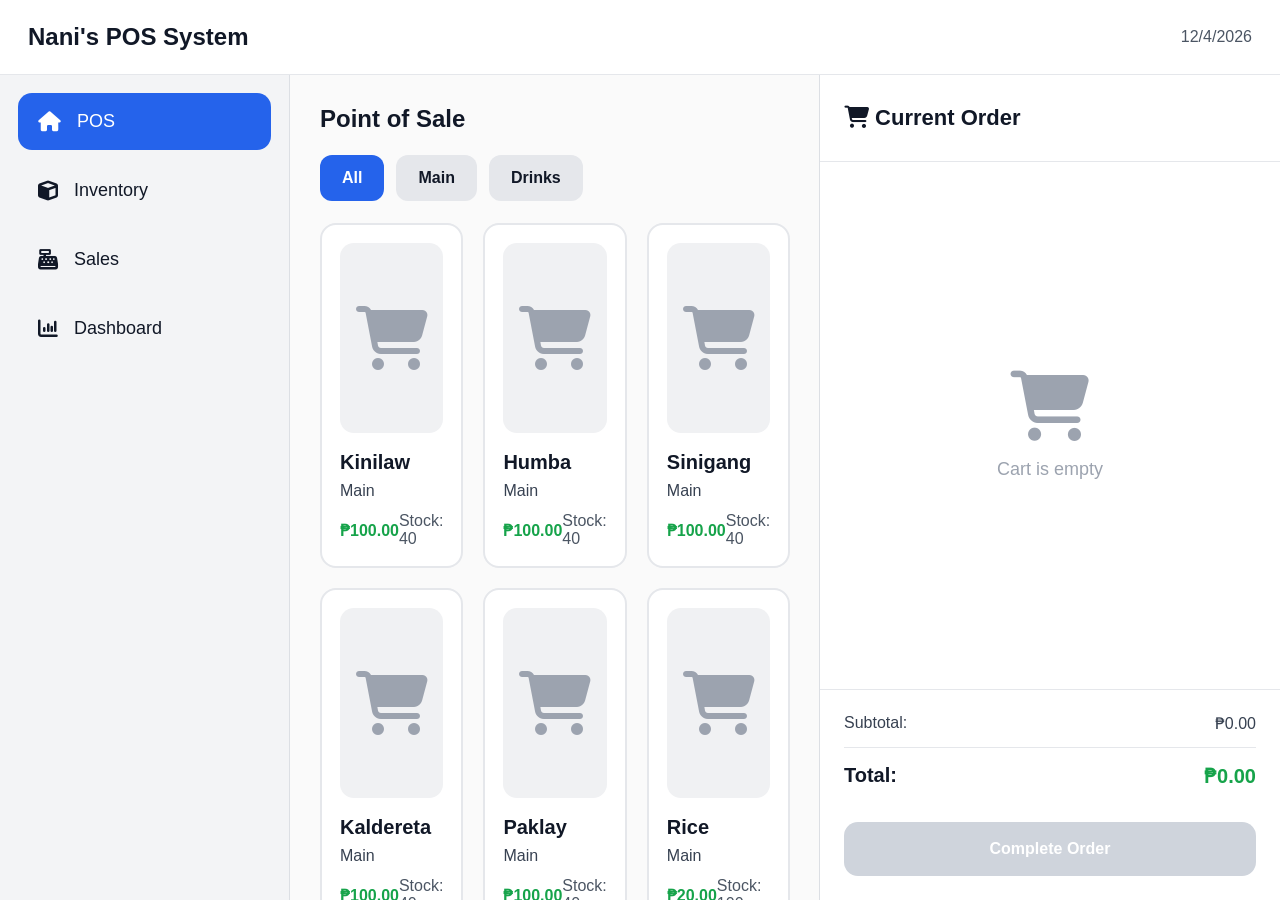
<file: index.html>
<!DOCTYPE html>
<html lang="en">
<head>
  <meta charset="UTF-8" />
  <meta name="viewport" content="width=device-width, initial-scale=1.0" />
  <title>Eatery POS System</title>
  <link rel="stylesheet" href="style.css" />
  <link
    rel="stylesheet"
    href="https://cdnjs.cloudflare.com/ajax/libs/font-awesome/6.5.2/css/all.min.css"
  />
</head>
<body>
  <div class="app">

    <header class="topbar">
      <h1>Nani's POS System</h1>
      <span id="dateDisplay"></span>
    </header>

    <aside class="sidebar">
      <a href="index.html" class="menu-item active">
        <i class="fa-solid fa-house"></i>
        <span>POS</span>
      </a>

      <a href="inventory.html" class="menu-item">
        <i class="fa-solid fa-cube"></i>
        <span>Inventory</span>
      </a>

      <a href="sales.html" class="menu-item">
        <i class="fa-solid fa-cash-register"></i>
        <span>Sales</span>
      </a>

      <a href="dashboard.html" class="menu-item">
        <i class="fa-solid fa-chart-column"></i>
        <span>Dashboard</span>
      </a>
    </aside>

    <main class="main-content">
      <div class="pos-header">
        <h2>Point of Sale</h2>
      </div>

      <div class="categories">
        <button class="category-btn active" data-category="All">All</button>
        <button class="category-btn" data-category="Main">Main</button>
        <button class="category-btn" data-category="Drinks">Drinks</button>
      </div>

      <div class="products" id="productList"></div>
    </main>

    <aside class="order-panel">
      <div class="order-header">
        <h2><i class="fa-solid fa-cart-shopping"></i> Current Order</h2>
      </div>

      <div class="cart-items" id="cartItems">
        <div class="empty-cart" id="emptyCart">
          <i class="fa-solid fa-cart-shopping"></i>
          <p>Cart is empty</p>
        </div>
      </div>

      <div class="order-summary">
        <div class="summary-row">
          <span>Subtotal:</span>
          <span id="subtotal">0.00</span>
        </div>

        <div class="summary-row total-row">
          <span>Total:</span>
          <span id="total">0.00</span>
        </div>

        <button id="completeOrderBtn" disabled>
          Complete Order
        </button>
      </div>
    </aside>

  </div>

  <script src="script.js"></script>
</body>
</html>
</file>
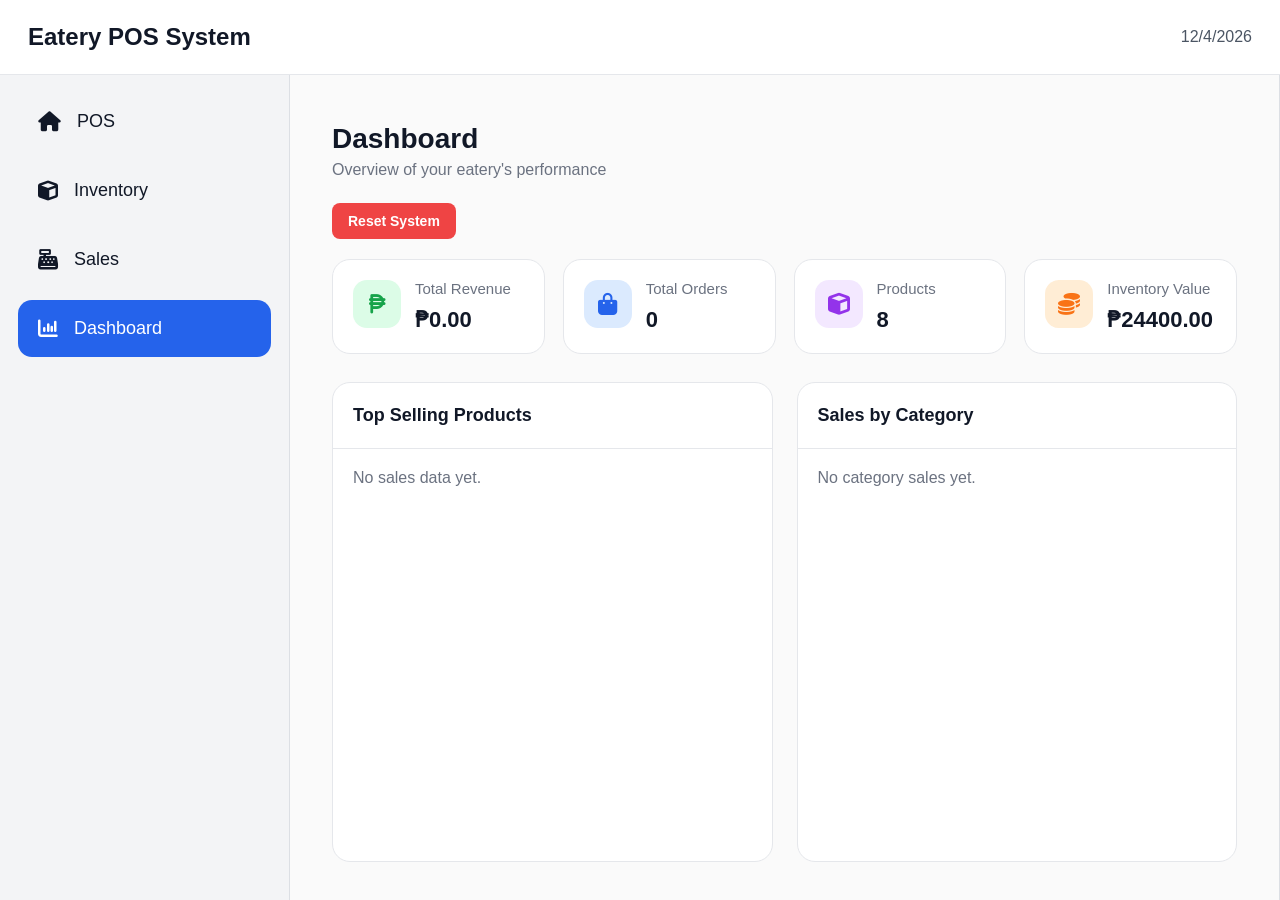
<file: dashboard.html>
<!DOCTYPE html>
<html lang="en">
<head>
  <meta charset="UTF-8" />
  <meta name="viewport" content="width=device-width, initial-scale=1.0" />
  <title>Dashboard - Eatery POS System</title>
  <link rel="stylesheet" href="style.css" />
  <link
    rel="stylesheet"
    href="https://cdnjs.cloudflare.com/ajax/libs/font-awesome/6.5.2/css/all.min.css"
  />
</head>
<body>
  <div class="app sales-layout">

    <header class="topbar">
      <h1>Eatery POS System</h1>
      <span id="dateDisplay"></span>
    </header>
    
    <aside class="sidebar">
      <a href="index.html" class="menu-item">
        <i class="fa-solid fa-house"></i>
        <span>POS</span>
      </a>

      <a href="inventory.html" class="menu-item">
        <i class="fa-solid fa-cube"></i>
        <span>Inventory</span>
      </a>

      <a href="sales.html" class="menu-item">
        <i class="fa-solid fa-cash-register"></i>
        <span>Sales</span>
      </a>

      <a href="dashboard.html" class="menu-item active">
        <i class="fa-solid fa-chart-column"></i>
        <span>Dashboard</span>
      </a>
    </aside>

    <main class="main-content">
      <div class="dashboard-container">
        <h2>Dashboard</h2>
        <p class="dashboard-subtitle">Overview of your eatery's performance</p>
        <button onclick="resetSystemData()" class="reset-btn">
        Reset System
        </button>

        <div class="sales-cards">
          <div class="sales-card">
            <div class="sales-card-icon green-bg">
              <i class="fa-solid fa-peso-sign"></i>
            </div>
            <div>
              <p>Total Revenue</p>
              <h3 id="dashboardRevenue">₱0.00</h3>
            </div>
          </div>

          <div class="sales-card">
            <div class="sales-card-icon blue-bg">
              <i class="fa-solid fa-bag-shopping"></i>
            </div>
            <div>
              <p>Total Orders</p>
              <h3 id="dashboardOrders">0</h3>
            </div>
          </div>

          <div class="sales-card">
            <div class="sales-card-icon purple-bg">
              <i class="fa-solid fa-cube"></i>
            </div>
            <div>
              <p>Products</p>
              <h3 id="dashboardProducts">0</h3>
            </div>
          </div>

          <div class="sales-card">
            <div class="sales-card-icon orange-bg">
              <i class="fa-solid fa-coins"></i>
            </div>
            <div>
              <p>Inventory Value</p>
              <h3 id="dashboardInventoryValue">₱0.00</h3>
            </div>
          </div>
        </div>

        <div class="dashboard-grid">
          <div class="sales-panel">
            <div class="panel-header">
              <h3>Top Selling Products</h3>
            </div>
            <div id="topSellingList" class="dashboard-list"></div>
          </div>

          <div class="sales-panel">
            <div class="panel-header">
              <h3>Sales by Category</h3>
            </div>
            <div id="salesByCategoryList" class="dashboard-list"></div>
          </div>
        </div>
      </div>
    </main>

  </div>

  <script src="script.js"></script>
</body>
</html>
</file>
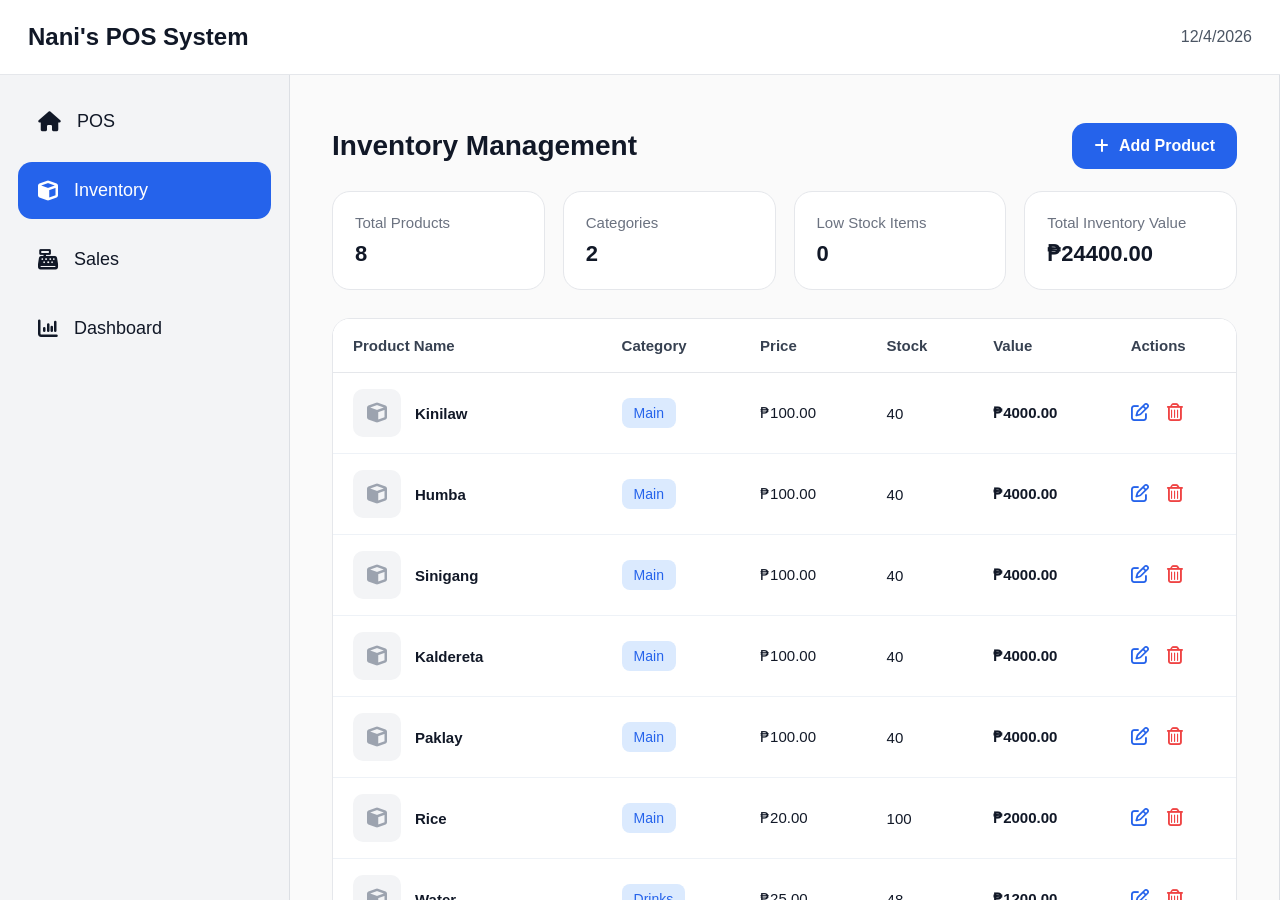
<file: inventory.html>
<!DOCTYPE html>
<html lang="en">
<head>
  <meta charset="UTF-8" />
  <meta name="viewport" content="width=device-width, initial-scale=1.0" />
  <title>Inventory - Eatery POS System</title>
  <link rel="stylesheet" href="style.css" />
  <link
    rel="stylesheet"
    href="https://cdnjs.cloudflare.com/ajax/libs/font-awesome/6.5.2/css/all.min.css"
  />
</head>

<body>
  <div class="app inventory-layout">

    <header class="topbar">
      <h1>Nani's POS System</h1>
      <span id="dateDisplay"></span>
    </header>

    <aside class="sidebar">
      <a href="index.html" class="menu-item">
        <i class="fa-solid fa-house"></i>
        <span>POS</span>
      </a>

      <a href="inventory.html" class="menu-item active">
        <i class="fa-solid fa-cube"></i>
        <span>Inventory</span>
      </a>

      <a href="sales.html" class="menu-item">
        <i class="fa-solid fa-cash-register"></i>
        <span>Sales</span>
      </a>

      <a href="dashboard.html" class="menu-item">
        <i class="fa-solid fa-chart-column"></i>
        <span>Dashboard</span>
      </a>
    </aside>

    <main class="main-content">
  <div class="inventory-container">

    <div class="inventory-header">
      <h2>Inventory Management</h2>
      <button class="add-product-btn" onclick="addProduct()">
         <i class="fa-solid fa-plus"></i> Add Product
      </button>
    </div>

    <div class="inventory-cards">
      <div class="card">
        <p>Total Products</p>
        <h3 id="totalProducts">0</h3>
      </div>

      <div class="card">
        <p>Categories</p>
        <h3 id="totalCategories">0</h3>
      </div>

      <div class="card">
        <p>Low Stock Items</p>
        <h3 id="lowStock" class="low-stock-number">0</h3>
      </div>

      <div class="card">
        <p>Total Inventory Value</p>
        <h3 id="totalValue" class="inventory-total-value">₱0.00</h3>
      </div>
    </div>

    <div class="table-wrapper">
      <table class="inventory-table">
        <thead>
          <tr>
            <th>Product Name</th>
            <th>Category</th>
            <th>Price</th>
            <th>Stock</th>
            <th>Value</th>
            <th>Actions</th>
          </tr>
        </thead>
        <tbody id="inventoryTable"></tbody>
      </table>
    </div>
    
  </div>
  
</main>

  </div>

  <script src="script.js"></script>
</body>
</html>
</file>
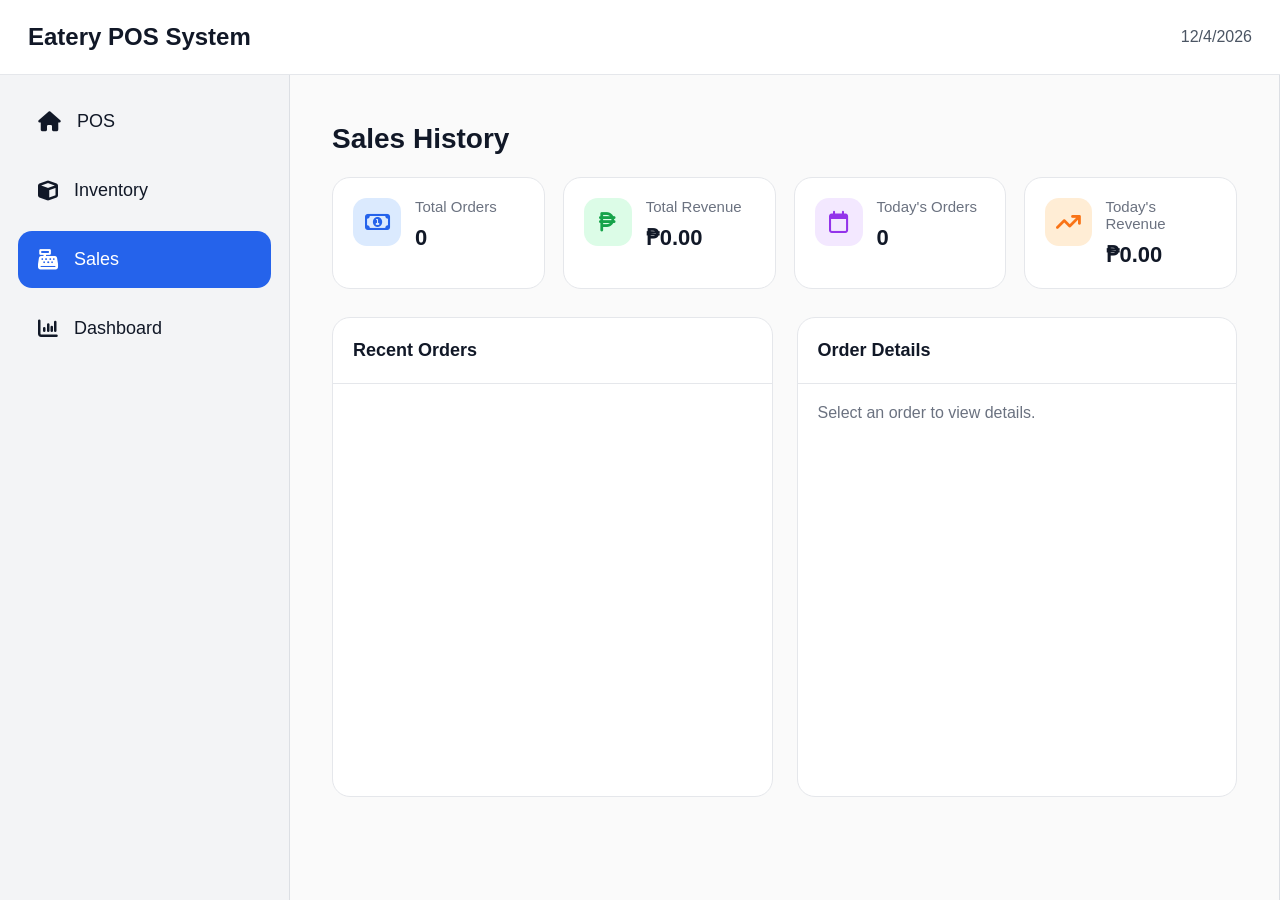
<file: sales.html>
<!DOCTYPE html>
<html lang="en">
<head>
  <meta charset="UTF-8" />
  <meta name="viewport" content="width=device-width, initial-scale=1.0" />
  <title>Sales - Eatery POS System</title>
  <link rel="stylesheet" href="style.css" />
  <link
    rel="stylesheet"
    href="https://cdnjs.cloudflare.com/ajax/libs/font-awesome/6.5.2/css/all.min.css"
  />
</head>
<body>
  <div class="app sales-layout">

    <header class="topbar">
      <h1>Eatery POS System</h1>
      <span id="dateDisplay"></span>
    </header>

    <aside class="sidebar">
      <a href="index.html" class="menu-item">
        <i class="fa-solid fa-house"></i>
        <span>POS</span>
      </a>

      <a href="inventory.html" class="menu-item">
        <i class="fa-solid fa-cube"></i>
        <span>Inventory</span>
      </a>

      <a href="sales.html" class="menu-item active">
        <i class="fa-solid fa-cash-register"></i>
        <span>Sales</span>
      </a>

      <a href="dashboard.html" class="menu-item">
        <i class="fa-solid fa-chart-column"></i>
        <span>Dashboard</span>
      </a>
    </aside>

    <main class="main-content">
      <div class="sales-container">
        <h2>Sales History</h2>

        <div class="sales-cards">
          <div class="sales-card">
            <div class="sales-card-icon blue-bg">
              <i class="fa-regular fa-money-bill-1"></i>
            </div>
            <div>
              <p>Total Orders</p>
              <h3 id="salesTotalOrders">0</h3>
            </div>
          </div>

          <div class="sales-card">
            <div class="sales-card-icon green-bg">
              <i class="fa-solid fa-peso-sign"></i>
            </div>
            <div>
              <p>Total Revenue</p>
              <h3 id="salesTotalRevenue">₱0.00</h3>
            </div>
          </div>

          <div class="sales-card">
            <div class="sales-card-icon purple-bg">
              <i class="fa-regular fa-calendar"></i>
            </div>
            <div>
              <p>Today's Orders</p>
              <h3 id="salesTodayOrders">0</h3>
            </div>
          </div>

          <div class="sales-card">
            <div class="sales-card-icon orange-bg">
              <i class="fa-solid fa-arrow-trend-up"></i>
            </div>
            <div>
              <p>Today's Revenue</p>
              <h3 id="salesTodayRevenue">₱0.00</h3>
            </div>
          </div>
        </div>

        <div class="sales-grid">
          <div class="sales-panel">
            <div class="panel-header">
              <h3>Recent Orders</h3>
            </div>
            <div id="recentOrdersList" class="recent-orders-list"></div>
          </div>

          <div class="sales-panel">
            <div class="panel-header">
              <h3>Order Details</h3>
            </div>
            <div id="orderDetailsBox" class="order-details-box">
              <p class="empty-sales-text">Select an order to view details.</p>
            </div>
          </div>
        </div>
      </div>
    </main>

  </div>

  <script src="script.js"></script>
</body>
</html>
</file>
<file: style.css>
* {
  margin: 0;
  padding: 0;
  box-sizing: border-box;
  font-family: Arial, sans-serif;
}
body {
  background:#8cabd8;
  color: #111827;
}
.app {
  display: grid;
  grid-template-columns: 290px 1fr 460px;
  grid-template-rows: 75px calc(100vh - 75px);
  grid-template-areas:
    "topbar topbar topbar"
    "sidebar main order";
  height: 100vh;
}
.topbar {
  grid-area: topbar;
  background: #ffffff;
  border-bottom: 1px solid #e5e7eb;
  display: flex;
  justify-content: space-between;
  align-items: center;
  padding: 0 28px;
}
.topbar h1 {
  font-size: 24px;
  font-weight: 700;
}
.topbar span {
  font-size: 16px;
  color: #4b5563;
}
.sidebar {
  grid-area: sidebar;
  background: #f3f4f6;
  border-right: 1px solid #dcdfe4;
  padding: 18px;
}
.menu-item {
  display: flex;
  align-items: center;
  gap: 16px;
  padding: 18px 20px;
  border-radius: 14px;
  margin-bottom: 12px;
  font-size: 18px;
  color: #374151;
  cursor: pointer;
  transition: 0.3s;
}
.menu-item i {
  font-size: 20px;
}
.menu-item.active {
  background: #2563eb;
  color: white;
}
.menu-item:hover {
  background: #e5e7eb;
}
.menu-item.active:hover {
  background: #2563eb;
}
.main-content {
  grid-area: main;
  background: #fafafa;
  padding: 30px;
  overflow-y: auto;
  border-right: 1px solid #dcdfe4;
}
.pos-header h2 {
  font-size: 24px;
  margin-bottom: 22px;
}
.categories {
  display: flex;
  gap: 12px;
  margin-bottom: 22px;
  flex-wrap: wrap;
}
.category-btn {
  border: none;
  padding: 14px 22px;
  border-radius: 12px;
  background: #e5e7eb;
  color: #111827;
  font-size: 16px;
  font-weight: 600;
  cursor: pointer;
  transition: 0.3s;
}
.category-btn.active {
  background: #2563eb;
  color: white;
}
.products {
  display: grid;
  grid-template-columns: repeat(3, 1fr);
  gap: 20px;
}
.product-card {
  background: #ffffff;
  border: 2px solid #e5e7eb;
  border-radius: 16px;
  padding: 18px;
  cursor: pointer;
  transition: 0.3s;
}
.product-card:hover {
  transform: translateY(-3px);
  border-color: #cfd4dc;
  box-shadow: 0 8px 20px rgba(0, 0, 0, 0.05);
}
.product-image {
  width: 100%;
  height: 190px;
  background: #f0f1f3;
  border-radius: 14px;
  display: flex;
  justify-content: center;
  align-items: center;
  margin-bottom: 18px;
}
.product-image i {
  font-size: 64px;
  color: #9ca3af;
}
.product-name {
  font-size: 20px;
  font-weight: 700;
  margin-bottom: 8px;
}
.product-category {
  color: #374151;
  font-size: 16px;
  margin-bottom: 12px;
}
.product-footer {
  display: flex;
  justify-content: space-between;
  align-items: center;
}
.product-price {
  font-size: 16px;
  font-weight: 700;
  color: #16a34a;
}
.product-stock {
  font-size: 16px;
  color: #4b5563;
}
.order-panel {
  grid-area: order;
  background: #ffffff;
  display: flex;
  flex-direction: column;
}
.order-header {
  padding: 30px 24px;
  border-bottom: 1px solid #e5e7eb;
}
.order-header h2 {
  font-size: 22px;
}
.cart-items {
  flex: 1;
  overflow-y: auto;
  padding: 24px;
  border-bottom: 1px solid #e5e7eb;
}
.empty-cart {
  height: 100%;
  display: flex;
  flex-direction: column;
  justify-content: center;
  align-items: center;
  color: #9ca3af;
  text-align: center;
}
.empty-cart i {
  font-size: 70px;
  margin-bottom: 18px;
}
.empty-cart p {
  font-size: 18px;
}
.cart-item {
  background: #f9fafb;
  border: 1px solid #e5e7eb;
  border-radius: 12px;
  padding: 14px;
  margin-bottom: 12px;
}
.cart-top {
  display: flex;
  justify-content: space-between;
  align-items: center;
  margin-bottom: 10px;
}
.cart-name {
  font-weight: 700;
  font-size: 17px;
}
.remove-btn {
  background: transparent;
  border: none;
  color: #dc2626;
  cursor: pointer;
  font-size: 16px;
}
.cart-bottom {
  display: flex;
  justify-content: space-between;
  align-items: center;
}
.qty-controls {
  display: flex;
  align-items: center;
  gap: 10px;
}
.qty-btn {
  border: none;
  background: #2563eb;
  color: white;
  width: 28px;
  height: 28px;
  border-radius: 8px;
  cursor: pointer;
  font-weight: 700;
}
.item-total {
  font-weight: 700;
  color: #16a34a;
}
.order-summary {
  padding: 24px;
}
.summary-row {
  display: flex;
  justify-content: space-between;
  margin-bottom: 14px;
  font-size: 16px;
  color: #374151;
}
.total-row {
  padding-top: 16px;
  border-top: 1px solid #e5e7eb;
  font-size: 20px;
  font-weight: 700;
  color: #111827;
}
.total-row span:last-child {
  color: #16a34a;
}
#completeOrderBtn {
  width: 100%;
  margin-top: 20px;
  padding: 18px;
  border: none;
  border-radius: 14px;
  background: #cfd4dc;
  color: white;
  font-size: 16px;
  font-weight: 700;
  cursor: not-allowed;
  transition: 0.3s;
}
#completeOrderBtn.enabled {
  background: #2563eb;
  cursor: pointer;
}
#completeOrderBtn.enabled:hover {
  background: #1d4ed8;
}
::-webkit-scrollbar {
  width: 10px;
}
::-webkit-scrollbar-thumb {
  background: #555;
  border-radius: 10px;
}
::-webkit-scrollbar-track {
  background: #e5e7eb;
}
.inventory-container {
  padding: 30px;
}
.inventory-cards {
  display: grid;
  grid-template-columns: repeat(4, 1fr);
  gap: 20px;
  margin: 20px 0;
}
.card {
  background: #fff;
  padding: 20px;
  border-radius: 12px;
  border: 1px solid #e5e7eb;
}
.card p {
  color: #6b7280;
}
.card h3 {
  font-size: 22px;
  margin-top: 10px;
}
.inventory-table {
  width: 100%;
  border-collapse: collapse;
  background: #fff;
  border-radius: 12px;
  overflow: hidden;
}
.inventory-table th,
.inventory-table td {
  padding: 15px;
  border-bottom: 1px solid #e5e7eb;
  text-align: left;
}

.inventory-table th {
  background: #f9fafb;
}
.value {
  color: green;
  font-weight: bold;
}
.menu-item {
  text-decoration: none;
  color: inherit;
  display: flex;
  align-items: center;
  gap: 16px;
}
body:has(.inventory-container) .app {
  grid-template-columns: 290px 1fr;
  grid-template-areas:
    "topbar topbar"
    "sidebar main";
}
.inventory-layout {
  grid-template-columns: 290px 1fr;
  grid-template-areas:
    "topbar topbar"
    "sidebar main";
}
.menu-item {
  text-decoration: none;
  color: inherit;
}
.inventory-container {
  padding: 18px 12px;
}
.inventory-header {
  display: flex;
  justify-content: space-between;
  align-items: center;
  margin-bottom: 22px;
}
.inventory-header h2 {
  font-size: 28px;
  font-weight: 700;
  color: #111827;
}
.add-product-btn {
  background: #2563eb;
  color: #fff;
  border: none;
  border-radius: 14px;
  padding: 14px 22px;
  font-size: 16px;
  font-weight: 600;
  cursor: pointer;
  display: flex;
  align-items: center;
  gap: 10px;
}
.add-product-btn:hover {
  background: #1d4ed8;
}
.inventory-cards {
  display: grid;
  grid-template-columns: repeat(4, 1fr);
  gap: 18px;
  margin-bottom: 28px;
}
.card {
  background: #ffffff;
  border: 1px solid #e5e7eb;
  border-radius: 18px;
  padding: 22px;
}
.card p {
  font-size: 15px;
  color: #6b7280;
  margin-bottom: 10px;
}
.card h3 {
  font-size: 22px;
  font-weight: 700;
  color: #111827;
}
.low-stock-number {
  color: #ef4444;
}
.inventory-total-value {
  color: #16a34a;
}
.table-wrapper {
  background: #ffffff;
  border: 1px solid #e5e7eb;
  border-radius: 18px;
  overflow: hidden;
}
.inventory-table {
  width: 100%;
  border-collapse: collapse;
}
.inventory-table thead th {
  text-align: left;
  padding: 18px 20px;
  font-size: 15px;
  font-weight: 700;
  color: #374151;
  background: #ffffff;
  border-bottom: 1px solid #e5e7eb;
}
.inventory-table tbody td {
  padding: 16px 20px;
  font-size: 15px;
  color: #111827;
  border-bottom: 1px solid #eef2f7;
  vertical-align: middle;
}
.inventory-table tbody tr:last-child td {
  border-bottom: none;
}
.product-name-cell {
  display: flex;
  align-items: center;
  gap: 14px;
  font-weight: 600;
}
.product-icon-box {
  width: 48px;
  height: 48px;
  border-radius: 10px;
  background: #f3f4f6;
  display: flex;
  align-items: center;
  justify-content: center;
  color: #9ca3af;
  font-size: 20px;
}
.category-badge {
  display: inline-block;
  padding: 7px 12px;
  border-radius: 8px;
  background: #dbeafe;
  color: #2563eb;
  font-size: 14px;
  font-weight: 500;
}
.value-text {
  color: #16a34a;
  font-weight: 700;
}
.actions-cell {
  display: flex;
  align-items: center;
  gap: 18px;
}
.action-btn {
  background: none;
  border: none;
  cursor: pointer;
  font-size: 18px;
}
.edit-btn {
  color: #2563eb;
}
.delete-btn {
  color: #ef4444;
}
.sales-layout {
  grid-template-columns: 290px 1fr;
  grid-template-areas:
    "topbar topbar"
    "sidebar main";
}
.sales-container {
  padding: 18px 12px;
}
.sales-container h2 {
  font-size: 28px;
  font-weight: 700;
  margin-bottom: 22px;
  color: #111827;
}
.sales-cards {
  display: grid;
  grid-template-columns: repeat(4, 1fr);
  gap: 18px;
  margin-bottom: 28px;
}
.sales-card {
  background: #ffffff;
  border: 1px solid #e5e7eb;
  border-radius: 18px;
  padding: 20px;
  display: flex;
  align-items: flex-start;
  gap: 14px;
}
.sales-card p {
  font-size: 15px;
  color: #6b7280;
  margin-bottom: 10px;
}
.sales-card h3 {
  font-size: 22px;
  font-weight: 700;
  color: #111827;
}
.sales-card-icon {
  width: 48px;
  height: 48px;
  border-radius: 14px;
  display: flex;
  align-items: center;
  justify-content: center;
  font-size: 22px;
}
.blue-bg {
  background: #dbeafe;
  color: #2563eb;
}
.green-bg {
  background: #dcfce7;
  color: #16a34a;
}
.purple-bg {
  background: #f3e8ff;
  color: #9333ea;
}
.orange-bg {
  background: #ffedd5;
  color: #f97316;
}
.sales-grid {
  display: grid;
  grid-template-columns: 1fr 1fr;
  gap: 24px;
}
.sales-panel {
  background: #ffffff;
  border: 1px solid #e5e7eb;
  border-radius: 18px;
  overflow: hidden;
  min-height: 480px;
}
.panel-header {
  padding: 22px 20px;
  border-bottom: 1px solid #e5e7eb;
}
.panel-header h3 {
  font-size: 18px;
  font-weight: 700;
  color: #111827;
}
.recent-orders-list {
  min-height: 400px;
}
.order-row {
  padding: 18px 20px;
  border-bottom: 1px solid #eef2f7;
  cursor: pointer;
  transition: 0.2s ease;
}
.order-row:hover,
.order-row.active {
  background: #eff6ff;
}
.order-row-top,
.order-row-bottom {
  display: flex;
  justify-content: space-between;
  align-items: center;
}
.order-row-top {
  margin-bottom: 10px;
}
.order-id {
  font-size: 16px;
  font-weight: 700;
  color: #111827;
}
.order-amount {
  font-size: 16px;
  font-weight: 700;
  color: #16a34a;
}
.order-row-bottom {
  font-size: 14px;
  color: #6b7280;
}
.order-details-box {
  padding: 20px;
}
.empty-sales-text {
  color: #6b7280;
}
.details-order-id {
  font-size: 18px;
  font-weight: 700;
  color: #111827;
  margin-bottom: 12px;
}
.details-date {
  color: #6b7280;
  margin-bottom: 14px;
}
.status-badge {
  display: inline-block;
  background: #dcfce7;
  color: #16a34a;
  padding: 8px 12px;
  border-radius: 8px;
  font-size: 14px;
  margin-bottom: 18px;
}
.order-items-block,
.order-summary-block {
  border-top: 1px solid #e5e7eb;
  padding-top: 18px;
  margin-top: 18px;
}
.order-item-line {
  display: flex;
  justify-content: space-between;
  align-items: flex-start;
  margin-bottom: 16px;
}
.order-item-name {
  font-weight: 700;
  color: #111827;
}
.order-item-meta {
  color: #6b7280;
  margin-top: 4px;
}
.order-item-price {
  font-weight: 700;
  color: #111827;
}
.summary-line {
  display: flex;
  justify-content: space-between;
  margin-bottom: 12px;
  color: #374151;
}
.summary-total {
  display: flex;
  justify-content: space-between;
  padding-top: 14px;
  border-top: 1px solid #e5e7eb;
  font-size: 18px;
  font-weight: 700;
}
.summary-total span:last-child {
  color: #16a34a;
}
.dashboard-container {
  padding: 18px 12px;
}
.dashboard-container h2 {
  font-size: 28px;
  font-weight: 700;
  color: #111827;
  margin-bottom: 6px;
}
.dashboard-subtitle {
  color: #6b7280;
  margin-bottom: 24px;
}
.dashboard-grid {
  display: grid;
  grid-template-columns: 1fr 1fr;
  gap: 24px;
}
.dashboard-list {
  padding: 20px;
}

.dashboard-item {
  display: flex;
  justify-content: space-between;
  align-items: center;
  padding: 14px 0;
  border-bottom: 1px solid #eef2f7;
}
.dashboard-item:last-child {
  border-bottom: none;
}
.dashboard-item-name {
  font-weight: 600;
  color: #111827;
}
.dashboard-item-sub {
  font-size: 14px;
  color: #6b7280;
  margin-top: 4px;
}
.dashboard-item-value {
  font-weight: 700;
  color: #16a34a;
}
@media (max-width: 1000px) {
  .dashboard-grid {
    grid-template-columns: 1fr;
  }
}
@media (max-width: 1100px) {
  .sales-cards {
    grid-template-columns: repeat(2, 1fr);
  }
  .sales-grid {
    grid-template-columns: 1fr;
  }
}
@media (max-width: 700px) {
  .sales-cards {
    grid-template-columns: 1fr;
  }
}
@media (max-width: 1100px) {
  .inventory-cards {
    grid-template-columns: repeat(2, 1fr);
  }
}
@media (max-width: 700px) {
  .inventory-header {
    flex-direction: column;
    align-items: flex-start;
    gap: 12px;
  }
  .inventory-cards {
    grid-template-columns: 1fr;
  }
  .table-wrapper {
    overflow-x: auto;
  }
  .inventory-table {
    min-width: 850px;
  }
}
.reset-btn {
  background: #ef4444;
  color: white;
  border: none;
  padding: 10px 16px;
  border-radius: 8px;
  cursor: pointer;
  margin-bottom: 20px;
  font-size: 14px;
  font-weight: 600;
}

.reset-btn:hover {
  background: #dc2626;
}

/* Responsive */
@media (max-width: 1200px) {
  .app {
    grid-template-columns: 230px 1fr;
    grid-template-areas:
      "topbar topbar"
      "sidebar main"
      "sidebar order";
    grid-template-rows: 75px auto auto;
    height: auto;
  }

  .order-panel {
    min-height: 500px;
  }
}

@media (max-width: 768px) {
  .app {
    grid-template-columns: 1fr;
    grid-template-areas:
      "topbar"
      "sidebar"
      "main"
      "order";
  }

  .sidebar {
    display: flex;
    gap: 10px;
    overflow-x: auto;
  }

  .menu-item {
    min-width: 150px;
    margin-bottom: 0;
  }
}
</file>
